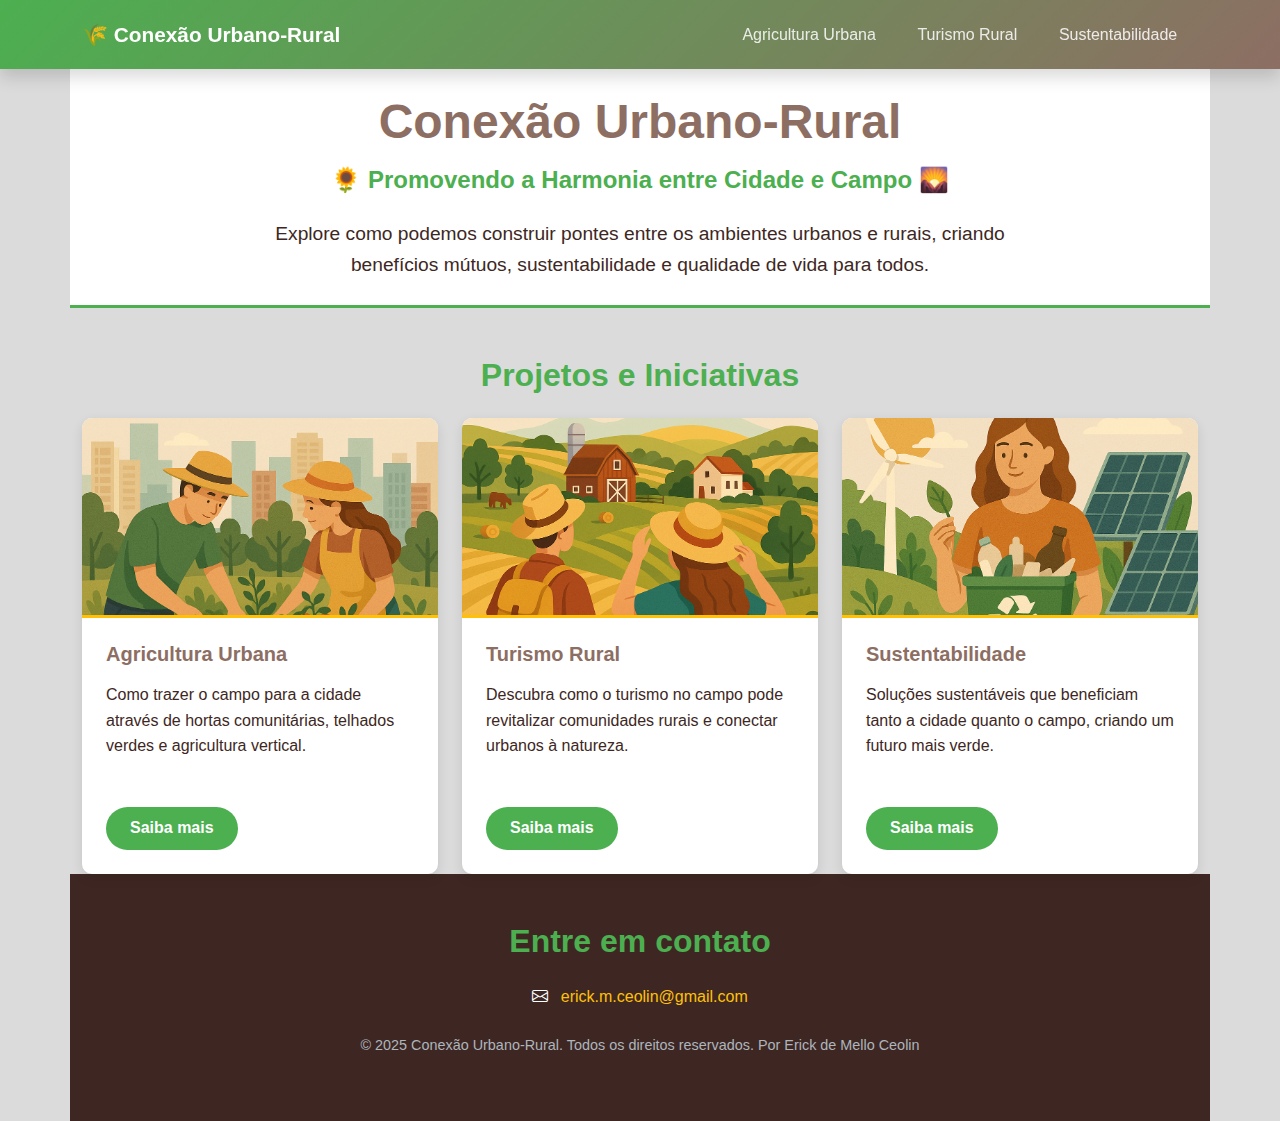
<file: index.html>
<!DOCTYPE html>
<html lang="pt-br">
<head>
    <meta charset="UTF-8">
    <meta name="viewport" content="width=device-width, initial-scale=1.0">
    <link href="https://cdn.jsdelivr.net/npm/bootstrap@5.3.2/dist/css/bootstrap.min.css" rel="stylesheet">
    <link rel="stylesheet" href="https://cdn.jsdelivr.net/npm/bootstrap-icons@1.11.3/font/bootstrap-icons.min.css">
    <link rel="stylesheet" href="style.css">
    <title>🌾 Conexão Urbano-Rural | Harmonia entre Cidade e Campo</title>
    <style>
        body {
            animation: fadeIn 1s ease-in;
        }
        @keyframes fadeIn {
            from { opacity: 0; }
            to { opacity: 1; }
        }
    </style>
</head>

<body>
    <nav class="navbar navbar-expand-lg navbar-dark sticky-top shadow">
        <div class="container">
            <a class="navbar-brand" href="index.html">🌾 Conexão Urbano-Rural</a>
            <button class="navbar-toggler" type="button" data-bs-toggle="collapse" data-bs-target="#navbarNav">
                <span class="navbar-toggler-icon"></span>
            </button>
            <div class="collapse navbar-collapse" id="navbarNav">
                <ul class="navbar-nav ms-auto">
                    <li class="nav-item">
                        <a class="nav-link" href="agricultura-urbana.html">Agricultura Urbana</a>
                    </li>
                    <li class="nav-item">
                        <a class="nav-link" href="turismo-rural.html">Turismo Rural</a>
                    </li>
                    <li class="nav-item">
                        <a class="nav-link" href="sustentabilidade.html">Sustentabilidade</a>
                    </li>
                </ul>
            </div>
        </div>
    </nav>

    <header class="container text-center py-4">
        <h1 class="display-5">Conexão Urbano-Rural</h1>
        <h2 class="fs-4">🌻 Promovendo a Harmonia entre Cidade e Campo 🌄</h2>
        <p class="lead">Explore como podemos construir pontes entre os ambientes urbanos e rurais, criando benefícios mútuos, sustentabilidade e qualidade de vida para todos.</p>

    </header>
    <main class="container mt-5">
        <h2 class="text-center mb-4">Projetos e Iniciativas</h2>
        <div class="row">
            <div class="col-md-4">
                <div class="card h-100">
                    <img src="img/agricultura.png" class="card-img-top" alt="Agricultura urbana">
                    <div class="card-body d-flex flex-column">
                        <h5 class="card-title">Agricultura Urbana</h5>
                        <p class="card-text">Como trazer o campo para a cidade através de hortas comunitárias, telhados verdes e agricultura vertical.</p>
                        <a href="agricultura-urbana.html" class="btn btn-primary mt-auto">Saiba mais</a>
                    </div>
                </div>
            </div>

            <div class="col-md-4">
                <div class="card h-100">
                    <img src="img/turismo.png" class="card-img-top" alt="Turismo rural">
                    <div class="card-body d-flex flex-column">
                        <h5 class="card-title">Turismo Rural</h5>
                        <p class="card-text">Descubra como o turismo no campo pode revitalizar comunidades rurais e conectar urbanos à natureza.</p>
                        <a href="turismo-rural.html" class="btn btn-primary mt-auto">Saiba mais</a>
                    </div>
                </div>
            </div>

            <div class="col-md-4">
                <div class="card h-100">
                    <img src="img/sustentabilidade2.png" class="card-img-top" alt="Sustentabilidade">
                    <div class="card-body d-flex flex-column">
                        <h5 class="card-title">Sustentabilidade</h5>
                        <p class="card-text">Soluções sustentáveis que beneficiam tanto a cidade quanto o campo, criando um futuro mais verde.</p>
                        <a href="sustentabilidade.html" class="btn btn-primary mt-auto">Saiba mais</a>
                    </div>
                </div>
            </div>
        </div>
    </main>

    <footer class="container py-5 text-center">
        <h2>Entre em contato</h2>
        <div class="mb-3">
            <i class="bi bi-envelope"></i>
            <a href="mailto: erick.m.ceolin@gmail.com">erick.m.ceolin@gmail.com
        </div>
        <p class="text-muted">© 2025 Conexão Urbano-Rural. Todos os direitos reservados. Por Erick de Mello Ceolin</p>
    </footer>

    <script src="https://cdn.jsdelivr.net/npm/bootstrap@5.3.2/dist/js/bootstrap.bundle.min.js"></script>
</body>
</html>
</file>
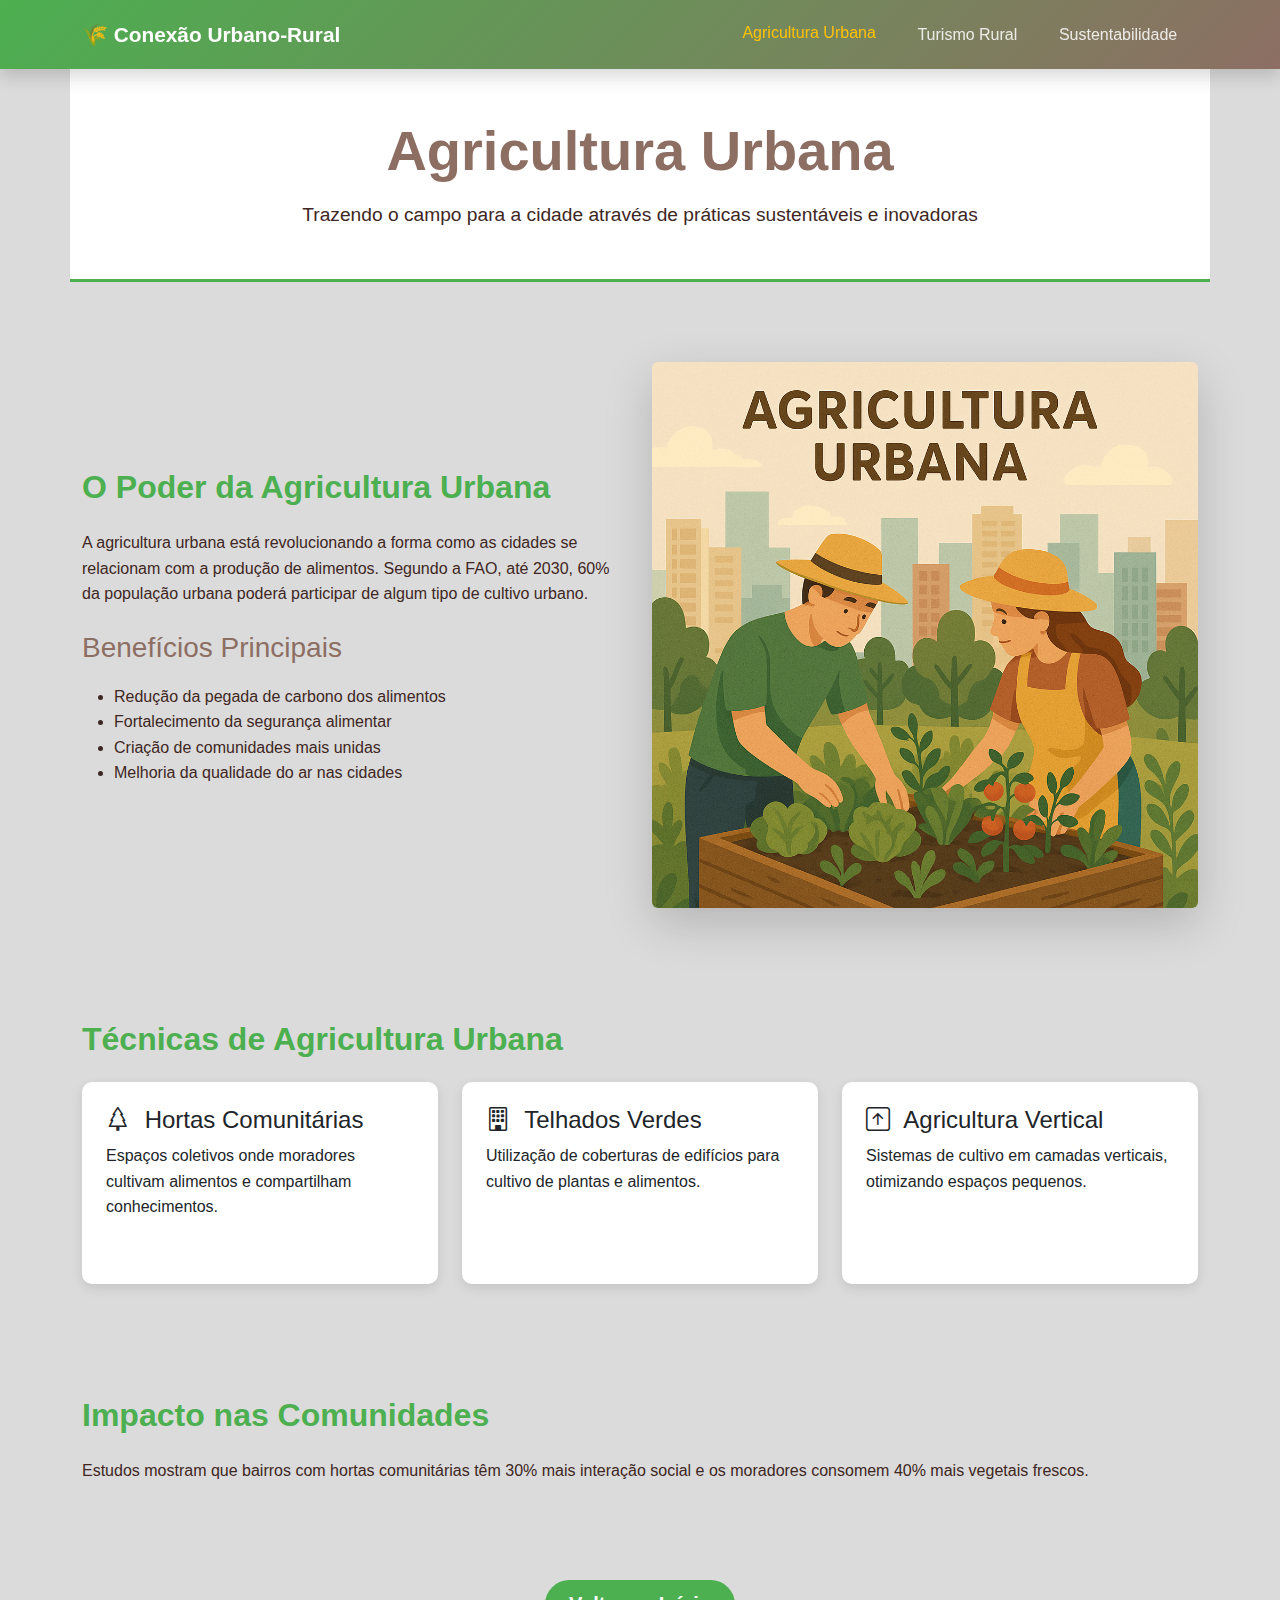
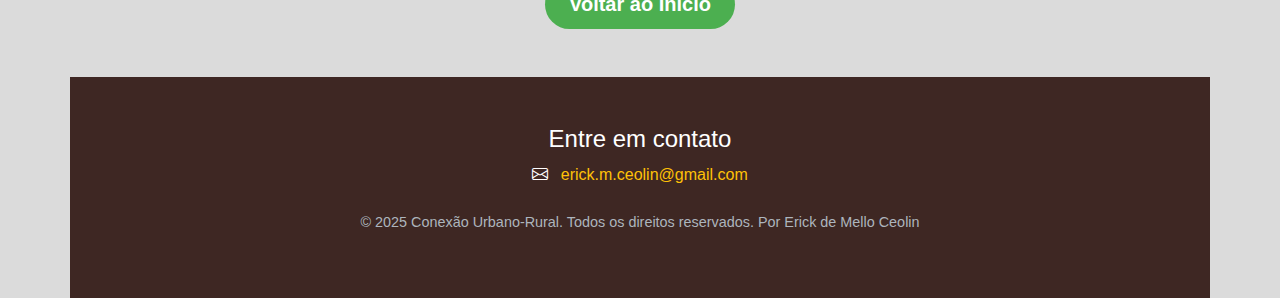
<file: agricultura-urbana.html>
<!DOCTYPE html>
<html lang="pt-br">
<head>
    <meta charset="UTF-8">
    <meta name="viewport" content="width=device-width, initial-scale=1.0">
    <link href="https://cdn.jsdelivr.net/npm/bootstrap@5.3.2/dist/css/bootstrap.min.css" rel="stylesheet">
    <link rel="stylesheet" href="https://cdn.jsdelivr.net/npm/bootstrap-icons@1.11.3/font/bootstrap-icons.min.css">
    <link rel="stylesheet" href="style.css">
    <title>Agricultura Urbana | Conexão Urbano-Rural</title>
</head>

<body>
    <nav class="navbar navbar-expand-lg navbar-dark sticky-top shadow">
        <div class="container">
            <a class="navbar-brand" href="index.html">🌾 Conexão Urbano-Rural</a>
            <button class="navbar-toggler" type="button" data-bs-toggle="collapse" data-bs-target="#navbarNav">
                <span class="navbar-toggler-icon"></span>
            </button>
            <div class="collapse navbar-collapse" id="navbarNav">
                <ul class="navbar-nav ms-auto">
                    <li class="nav-item">
                        <a class="nav-link active" href="agricultura-urbana.html">Agricultura Urbana</a>
                    </li>
                    <li class="nav-item">
                        <a class="nav-link" href="turismo-rural.html">Turismo Rural</a>
                    </li>
                    <li class="nav-item">
                        <a class="nav-link" href="sustentabilidade.html">Sustentabilidade</a>
                    </li>
                </ul>
            </div>
        </div>
    </nav>

    <header class="container text-center py-5">
        <h1 class="display-4">Agricultura Urbana</h1>
        <p class="lead">Trazendo o campo para a cidade através de práticas sustentáveis e inovadoras</p>
    </header>

    <main class="container mt-5">
        <section class="row align-items-center">
            <div class="col-md-6">
                <h2>O Poder da Agricultura Urbana</h2>
                <p>A agricultura urbana está revolucionando a forma como as cidades se relacionam com a produção de alimentos. Segundo a FAO, até 2030, 60% da população urbana poderá participar de algum tipo de cultivo urbano.</p>
                <h3 class="mt-4">Benefícios Principais</h3>
                <ul>
                    <li>Redução da pegada de carbono dos alimentos</li>
                    <li>Fortalecimento da segurança alimentar</li>
                    <li>Criação de comunidades mais unidas</li>
                    <li>Melhoria da qualidade do ar nas cidades</li>
                </ul>
            </div>
            <div class="col-md-6">
                <img src="img/agricultura.png" alt="Horta comunitária urbana" class="img-fluid rounded shadow-lg">
            </div>
        </section>

        <section class="my-5">
            <h2>Técnicas de Agricultura Urbana</h2>
            <div class="row mt-4">
                <div class="col-md-4">
                    <div class="card h-100">
                        <div class="card-body">
                            <h4><i class="bi bi-tree"></i> Hortas Comunitárias</h4>
                            <p>Espaços coletivos onde moradores cultivam alimentos e compartilham conhecimentos.</p>
                        </div>
                    </div>
                </div>
                <div class="col-md-4">
                    <div class="card h-100">
                        <div class="card-body">
                            <h4><i class="bi bi-building"></i> Telhados Verdes</h4>
                            <p>Utilização de coberturas de edifícios para cultivo de plantas e alimentos.</p>
                        </div>
                    </div>
                </div>
                <div class="col-md-4">
                    <div class="card h-100">
                        <div class="card-body">
                            <h4><i class="bi bi-arrow-up-square"></i> Agricultura Vertical</h4>
                            <p>Sistemas de cultivo em camadas verticais, otimizando espaços pequenos.</p>
                        </div>
                    </div>
                </div>
            </div>
        </section>

        <section class="my-5">
            <h2>Impacto nas Comunidades</h2>
            <p>Estudos mostram que bairros com hortas comunitárias têm 30% mais interação social e os moradores consomem 40% mais vegetais frescos.</p>
        </section>

        <div class="text-center my-5">
            <a href="index.html" class="btn btn-primary btn-lg">Voltar ao Início</a>
        </div>
    </main>

    <footer class="container py-5 text-center">
        <h4>Entre em contato</h4>
        <div class="mb-3">
            <i class="bi bi-envelope"></i>
            <a href="mailto: erick.m.ceolin@gmail.com">erick.m.ceolin@gmail.com </a>
        </div>
        <p class="text-muted">© 2025 Conexão Urbano-Rural. Todos os direitos reservados. Por Erick de Mello Ceolin</p>
    </footer>

    <script src="https://cdn.jsdelivr.net/npm/bootstrap@5.3.2/dist/js/bootstrap.bundle.min.js"></script>
</body>
</html>
</file>
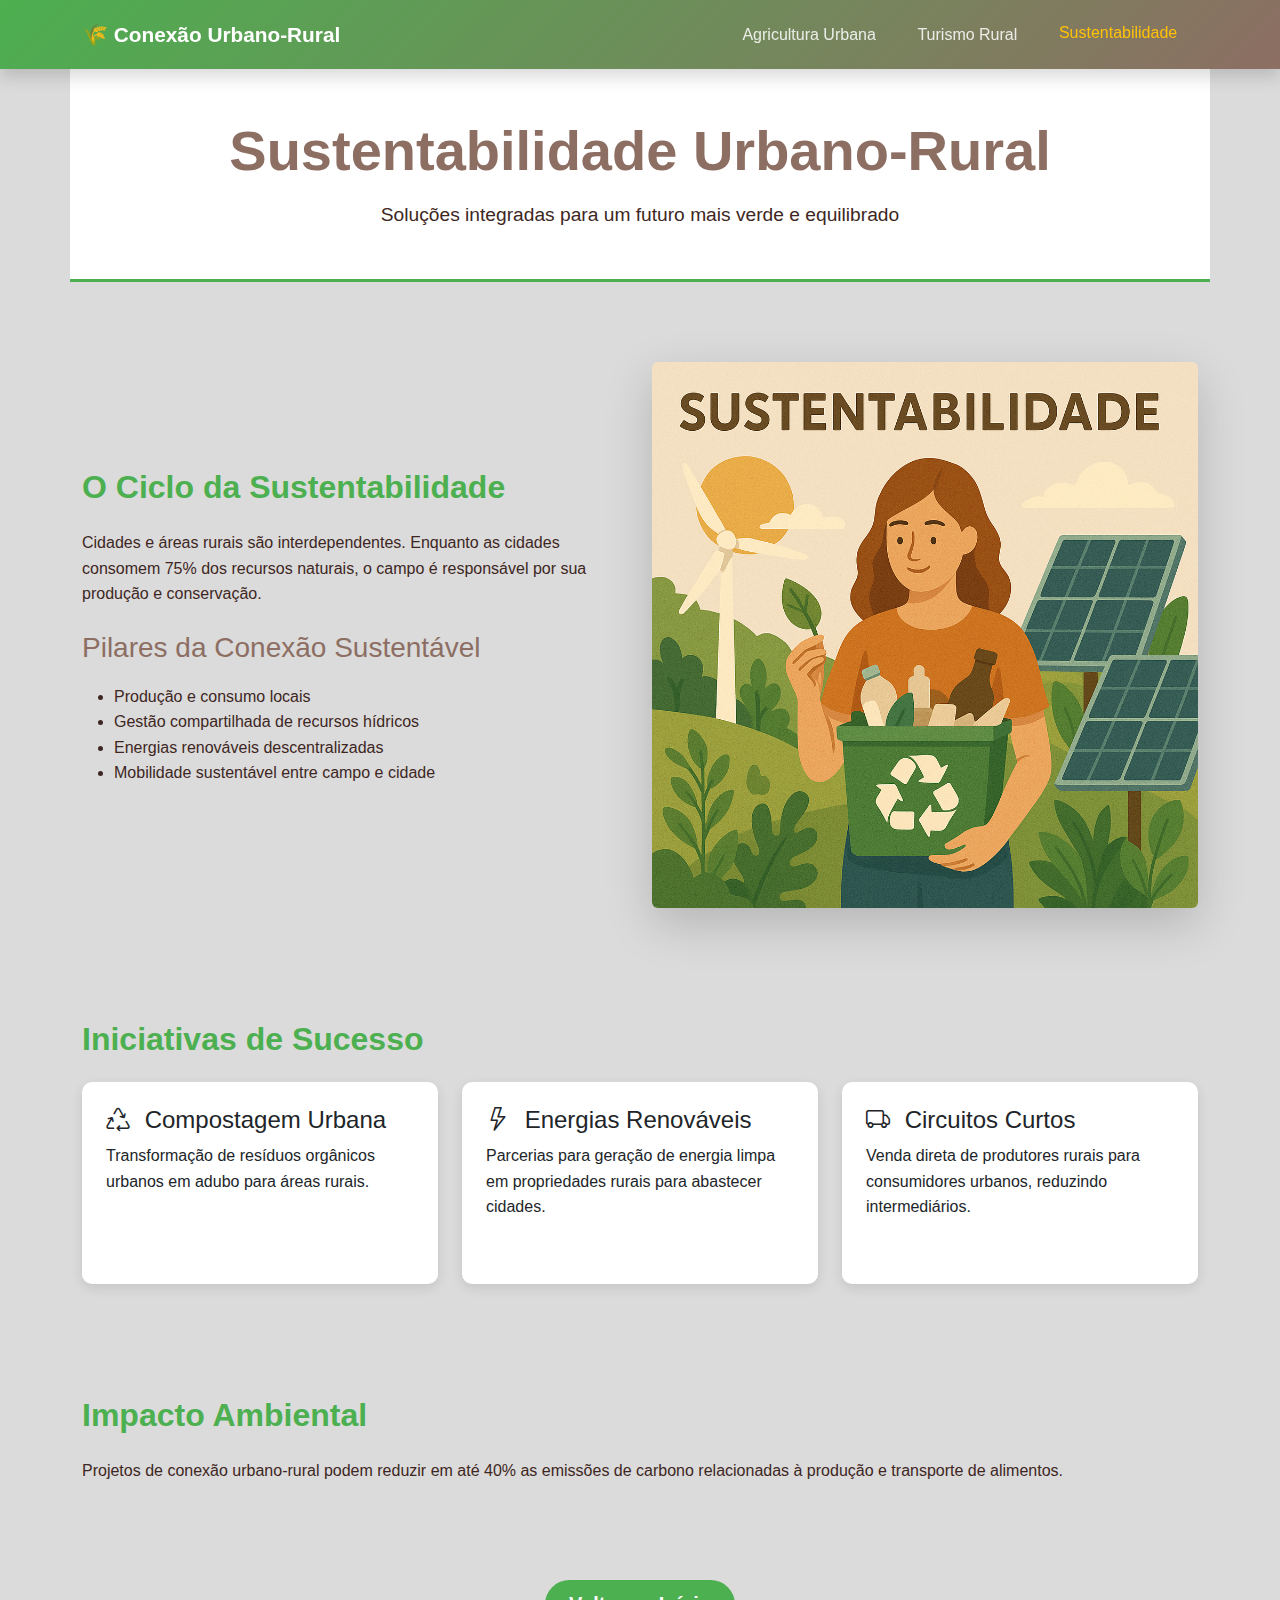
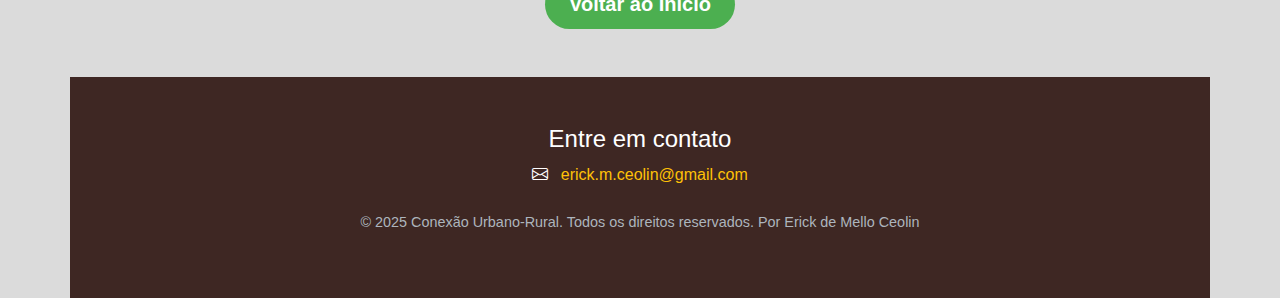
<file: sustentabilidade.html>
<!DOCTYPE html>
<html lang="pt-br">
<head>
    <meta charset="UTF-8">
    <meta name="viewport" content="width=device-width, initial-scale=1.0">
    <link href="https://cdn.jsdelivr.net/npm/bootstrap@5.3.2/dist/css/bootstrap.min.css" rel="stylesheet">
    <link rel="stylesheet" href="https://cdn.jsdelivr.net/npm/bootstrap-icons@1.11.3/font/bootstrap-icons.min.css">
    <link rel="stylesheet" href="style.css">
    <title>Sustentabilidade | Conexão Urbano-Rural</title>
</head>

<body>
    <nav class="navbar navbar-expand-lg navbar-dark sticky-top shadow">
        <div class="container">
            <a class="navbar-brand" href="index.html">🌾 Conexão Urbano-Rural</a>
            <button class="navbar-toggler" type="button" data-bs-toggle="collapse" data-bs-target="#navbarNav">
                <span class="navbar-toggler-icon"></span>
            </button>
            <div class="collapse navbar-collapse" id="navbarNav">
                <ul class="navbar-nav ms-auto">
                    <li class="nav-item">
                        <a class="nav-link" href="agricultura-urbana.html">Agricultura Urbana</a>
                    </li>
                    <li class="nav-item">
                        <a class="nav-link" href="turismo-rural.html">Turismo Rural</a>
                    </li>
                    <li class="nav-item">
                        <a class="nav-link active" href="sustentabilidade.html">Sustentabilidade</a>
                    </li>
                </ul>
            </div>
        </div>
    </nav>

    <header class="container text-center py-5">
        <h1 class="display-4">Sustentabilidade Urbano-Rural</h1>
        <p class="lead">Soluções integradas para um futuro mais verde e equilibrado</p>
    </header>

    <main class="container mt-5">
        <section class="row align-items-center">
            <div class="col-md-6">
                <h2>O Ciclo da Sustentabilidade</h2>
                <p>Cidades e áreas rurais são interdependentes. Enquanto as cidades consomem 75% dos recursos naturais, o campo é responsável por sua produção e conservação.</p>
                <h3 class="mt-4">Pilares da Conexão Sustentável</h3>
                <ul>
                    <li>Produção e consumo locais</li>
                    <li>Gestão compartilhada de recursos hídricos</li>
                    <li>Energias renováveis descentralizadas</li>
                    <li>Mobilidade sustentável entre campo e cidade</li>
                </ul>
            </div>
            <div class="col-md-6">
                <img src="img/sustentabilidade2.png" alt="Sustentabilidade urbano-rural" class="img-fluid rounded shadow-lg">
            </div>
        </section>

        <section class="my-5">
            <h2>Iniciativas de Sucesso</h2>
            <div class="row mt-4">
                <div class="col-md-4">
                    <div class="card h-100">
                        <div class="card-body">
                            <h4><i class="bi bi-recycle"></i> Compostagem Urbana</h4>
                            <p>Transformação de resíduos orgânicos urbanos em adubo para áreas rurais.</p>
                        </div>
                    </div>
                </div>
                <div class="col-md-4">
                    <div class="card h-100">
                        <div class="card-body">
                            <h4><i class="bi bi-lightning"></i> Energias Renováveis</h4>
                            <p>Parcerias para geração de energia limpa em propriedades rurais para abastecer cidades.</p>
                        </div>
                    </div>
                </div>
                <div class="col-md-4">
                    <div class="card h-100">
                        <div class="card-body">
                            <h4><i class="bi bi-truck"></i> Circuitos Curtos</h4>
                            <p>Venda direta de produtores rurais para consumidores urbanos, reduzindo intermediários.</p>
                        </div>
                    </div>
                </div>
            </div>
        </section>

        <section class="my-5">
            <h2>Impacto Ambiental</h2>
            <p>Projetos de conexão urbano-rural podem reduzir em até 40% as emissões de carbono relacionadas à produção e transporte de alimentos.</p>
        </section>

        <div class="text-center my-5">
            <a href="index.html" class="btn btn-primary btn-lg">Voltar ao Início</a>
        </div>
    </main>

    <footer class="container py-5 text-center">
        <h4>Entre em contato</h4>
        <div class="mb-3">
            <i class="bi bi-envelope"></i>
            <a href="mailto: erick.m.ceolin@gmail.com">erick.m.ceolin@gmail.com</a>
        </div>
        <p class="text-muted">© 2025 Conexão Urbano-Rural. Todos os direitos reservados. Por Erick de Mello Ceolin</p>
    </footer>

    <script src="https://cdn.jsdelivr.net/npm/bootstrap@5.3.2/dist/js/bootstrap.bundle.min.js"></script>
</body>
</html>
</file>
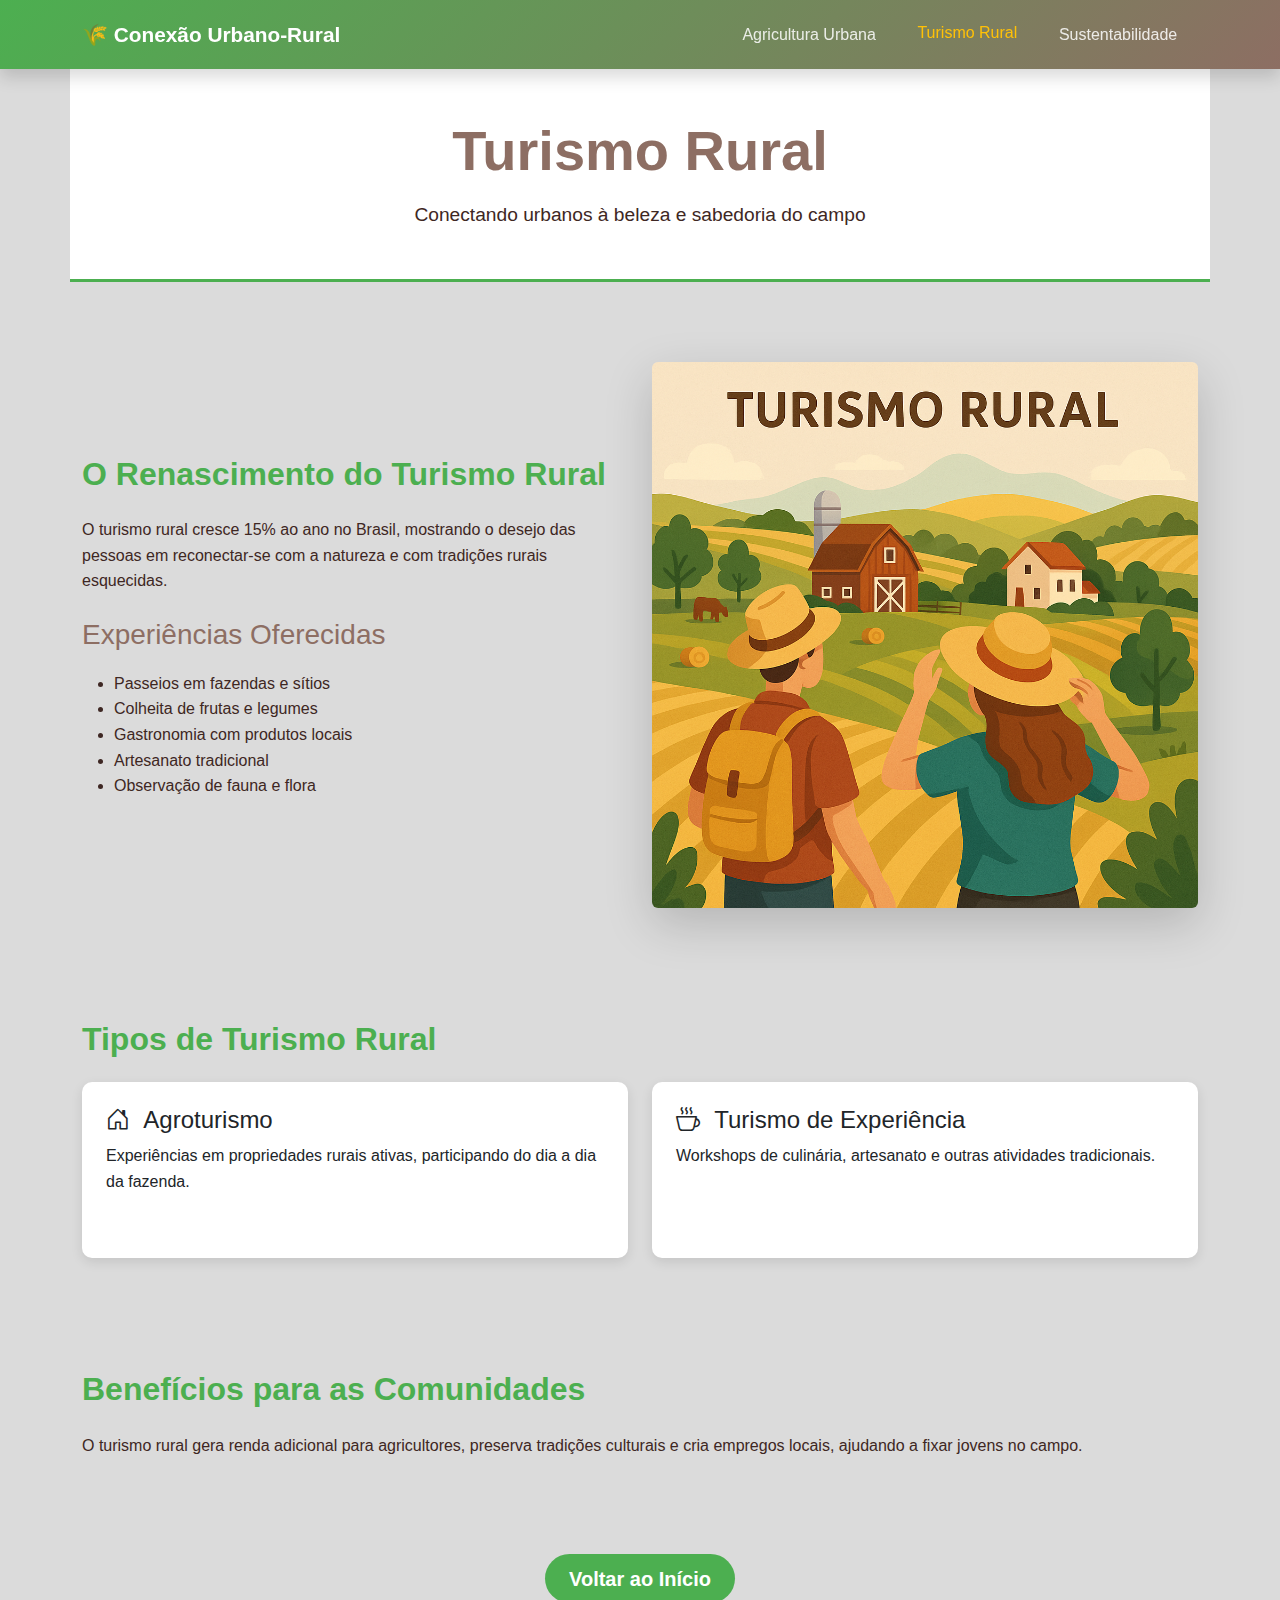
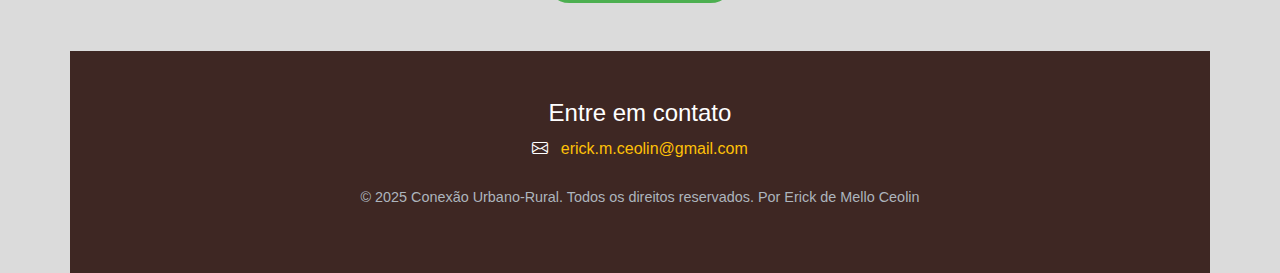
<file: turismo-rural.html>
<!DOCTYPE html>
<html lang="pt-br">
<head>
    <meta charset="UTF-8">
    <meta name="viewport" content="width=device-width, initial-scale=1.0">
    <link href="https://cdn.jsdelivr.net/npm/bootstrap@5.3.2/dist/css/bootstrap.min.css" rel="stylesheet">
    <link rel="stylesheet" href="https://cdn.jsdelivr.net/npm/bootstrap-icons@1.11.3/font/bootstrap-icons.min.css">
    <link rel="stylesheet" href="style.css">
    <title>Turismo Rural | Conexão Urbano-Rural</title>
</head>

<body>
    <nav class="navbar navbar-expand-lg navbar-dark sticky-top shadow">
        <div class="container">
            <a class="navbar-brand" href="index.html">🌾 Conexão Urbano-Rural</a>
            <button class="navbar-toggler" type="button" data-bs-toggle="collapse" data-bs-target="#navbarNav">
                <span class="navbar-toggler-icon"></span>
            </button>
            <div class="collapse navbar-collapse" id="navbarNav">
                <ul class="navbar-nav ms-auto">
                    <li class="nav-item">
                        <a class="nav-link" href="agricultura-urbana.html">Agricultura Urbana</a>
                    </li>
                    <li class="nav-item">
                        <a class="nav-link active" href="turismo-rural.html">Turismo Rural</a>
                    </li>
                    <li class="nav-item">
                        <a class="nav-link" href="sustentabilidade.html">Sustentabilidade</a>
                    </li>
                </ul>
            </div>
        </div>
    </nav>

    <header class="container text-center py-5">
        <h1 class="display-4">Turismo Rural</h1>
        <p class="lead">Conectando urbanos à beleza e sabedoria do campo</p>
    </header>

    <main class="container mt-5">
        <section class="row align-items-center">
            <div class="col-md-6">
                <h2>O Renascimento do Turismo Rural</h2>
                <p>O turismo rural cresce 15% ao ano no Brasil, mostrando o desejo das pessoas em reconectar-se com a natureza e com tradições rurais esquecidas.</p>
                <h3 class="mt-4">Experiências Oferecidas</h3>
                <ul>
                    <li>Passeios em fazendas e sítios</li>
                    <li>Colheita de frutas e legumes</li>
                    <li>Gastronomia com produtos locais</li>
                    <li>Artesanato tradicional</li>
                    <li>Observação de fauna e flora</li>
                </ul>
            </div>
            <div class="col-md-6">
                <img src="img/turismo.png" alt="Turismo rural em fazenda" class="img-fluid rounded shadow-lg">
            </div>
        </section>

        <section class="my-5">
            <h2>Tipos de Turismo Rural</h2>
            <div class="row mt-4">
                <div class="col-md-6">
                    <div class="card h-100">
                        <div class="card-body">
                            <h4><i class="bi bi-house-door"></i> Agroturismo</h4>
                            <p>Experiências em propriedades rurais ativas, participando do dia a dia da fazenda.</p>
                        </div>
                    </div>
                </div>
                <div class="col-md-6">
                    <div class="card h-100">
                        <div class="card-body">
                            <h4><i class="bi bi-cup-hot"></i> Turismo de Experiência</h4>
                            <p>Workshops de culinária, artesanato e outras atividades tradicionais.</p>
                        </div>
                    </div>
                </div>
            </div>
        </section>

        <section class="my-5">
            <h2>Benefícios para as Comunidades</h2>
            <p>O turismo rural gera renda adicional para agricultores, preserva tradições culturais e cria empregos locais, ajudando a fixar jovens no campo.</p>
        </section>

        <div class="text-center my-5">
            <a href="index.html" class="btn btn-primary btn-lg">Voltar ao Início</a>
        </div>
    </main>

    <footer class="container py-5 text-center">
        <h4>Entre em contato</h4>
        <div class="mb-3">
            <i class="bi bi-envelope"></i>
            <a href="mailto: erick.m.ceolin@gmail.com">erick.m.ceolin@gmail.com</a>
        </div>
        <p class="text-muted">© 2025 Conexão Urbano-Rural. Todos os direitos reservados. Por Erick de Mello Ceolin</p>
    </footer>

    <script src="https://cdn.jsdelivr.net/npm/bootstrap@5.3.2/dist/js/bootstrap.bundle.min.js"></script>
</body>
</html>
</file>
<file: style.css>
:root {
  --primary: #4CAF50;
  --secondary: #8D6E63;
  --accent: #FFC107;
  --light: #F5F5F5;
  --dark: #3E2723;
  --shadow: 0 4px 12px rgba(0,0,0,0.1);
  --transition: all 0.3s ease;
}

* {
  margin: 0;
  padding: 0;
  box-sizing: border-box;
}

body {
  font-family: 'Roboto', 'Segoe UI', Tahoma, Geneva, Verdana, sans-serif;
  background-color: rgba(218, 218, 218, 0.966);
  color: var(--dark);
  line-height: 1.6;
  animation: fadeIn 1s ease-in;
}

@keyframes fadeIn {
  from { opacity: 0; }
  to { opacity: 1; }
}

.navbar {
  background: linear-gradient(135deg, var(--primary) 0%, var(--secondary) 100%) !important;
  box-shadow: var(--shadow);
  padding: 0.8rem 0;
}

.navbar-brand {
  color: white !important;
  font-weight: 700;
  font-size: 1.3rem;
}

.nav-link {
  color: rgba(255,255,255,0.85) !important;
  transition: var(--transition);
  margin: 0 0.8rem;
  font-weight: 500;
}

.nav-link:hover, .nav-link.active {
  color: var(--accent) !important;
  transform: translateY(-2px);
}

header {
  background-color: rgb(255, 255, 255);
  padding: 3rem 0;
  border-bottom: 3px solid var(--primary);
}

.display-4, .display-5 {
  color: var(--secondary);
  font-weight: 700;
  margin-bottom: 1rem;
}

.lead {
  color: var(--dark);
  font-size: 1.2rem;
  max-width: 800px;
  margin: 0 auto;
}

.card {
  border: none;
  border-radius: 10px;
  box-shadow: var(--shadow);
  transition: var(--transition);
  overflow: hidden;
  margin-bottom: 1.5rem;
  height: 100%;
}

.card:hover {
  transform: translateY(-8px);
  box-shadow: 0 10px 25px rgba(76, 175, 80, 0.2);
}

.card-img-top {
  border-bottom: 3px solid var(--accent);
  height: 200px;
  object-fit: cover;
}

.card-body {
  padding: 1.5rem;
  display: flex;
  flex-direction: column;
}

.card-title {
  color: var(--secondary);
  font-weight: 700;
  margin-bottom: 1rem;
}

.card-text {
  color: var(--dark);
  flex-grow: 1;
  margin-bottom: 1.5rem;
}

.btn-primary {
  background-color: var(--primary);
  border: none;
  padding: 0.6rem 1.5rem;
  font-weight: 600;
  border-radius: 30px;
  transition: var(--transition);
  align-self: flex-start;
  margin-top: auto;
}

.btn-primary:hover {
  background-color: var(--accent);
  transform: translateY(-2px);
  box-shadow: 0 4px 8px rgba(255, 193, 7, 0.3);
  color: var(--dark);
}

section {
  padding: 2rem 0;
}

h2 {
  color: var(--primary);
  font-weight: 700;
  margin-bottom: 1.5rem;
}

h3 {
  color: var(--secondary);
  margin: 1.2rem 0;
}

footer {
  background-color: var(--dark);
  color: white;
  padding: 2.5rem 0;
  text-align: center;
}

footer a {
  color: var(--accent);
  text-decoration: none;
  transition: var(--transition);
  font-weight: 500;
}

footer a:hover {
  color: white;
  text-decoration: underline;
}

.bi {
  margin-right: 0.5rem;
}

.text-muted {
  color: #adb5bd !important;
  margin-top: 1.5rem;
  font-size: 0.9rem;
}

@media (max-width: 768px) {
  .display-4 {
    font-size: 2rem;
  }
  
  .navbar-brand {
    font-size: 1.1rem;
  }
  
  .nav-link {
    margin: 0 0.5rem;
  }
}
</file>
